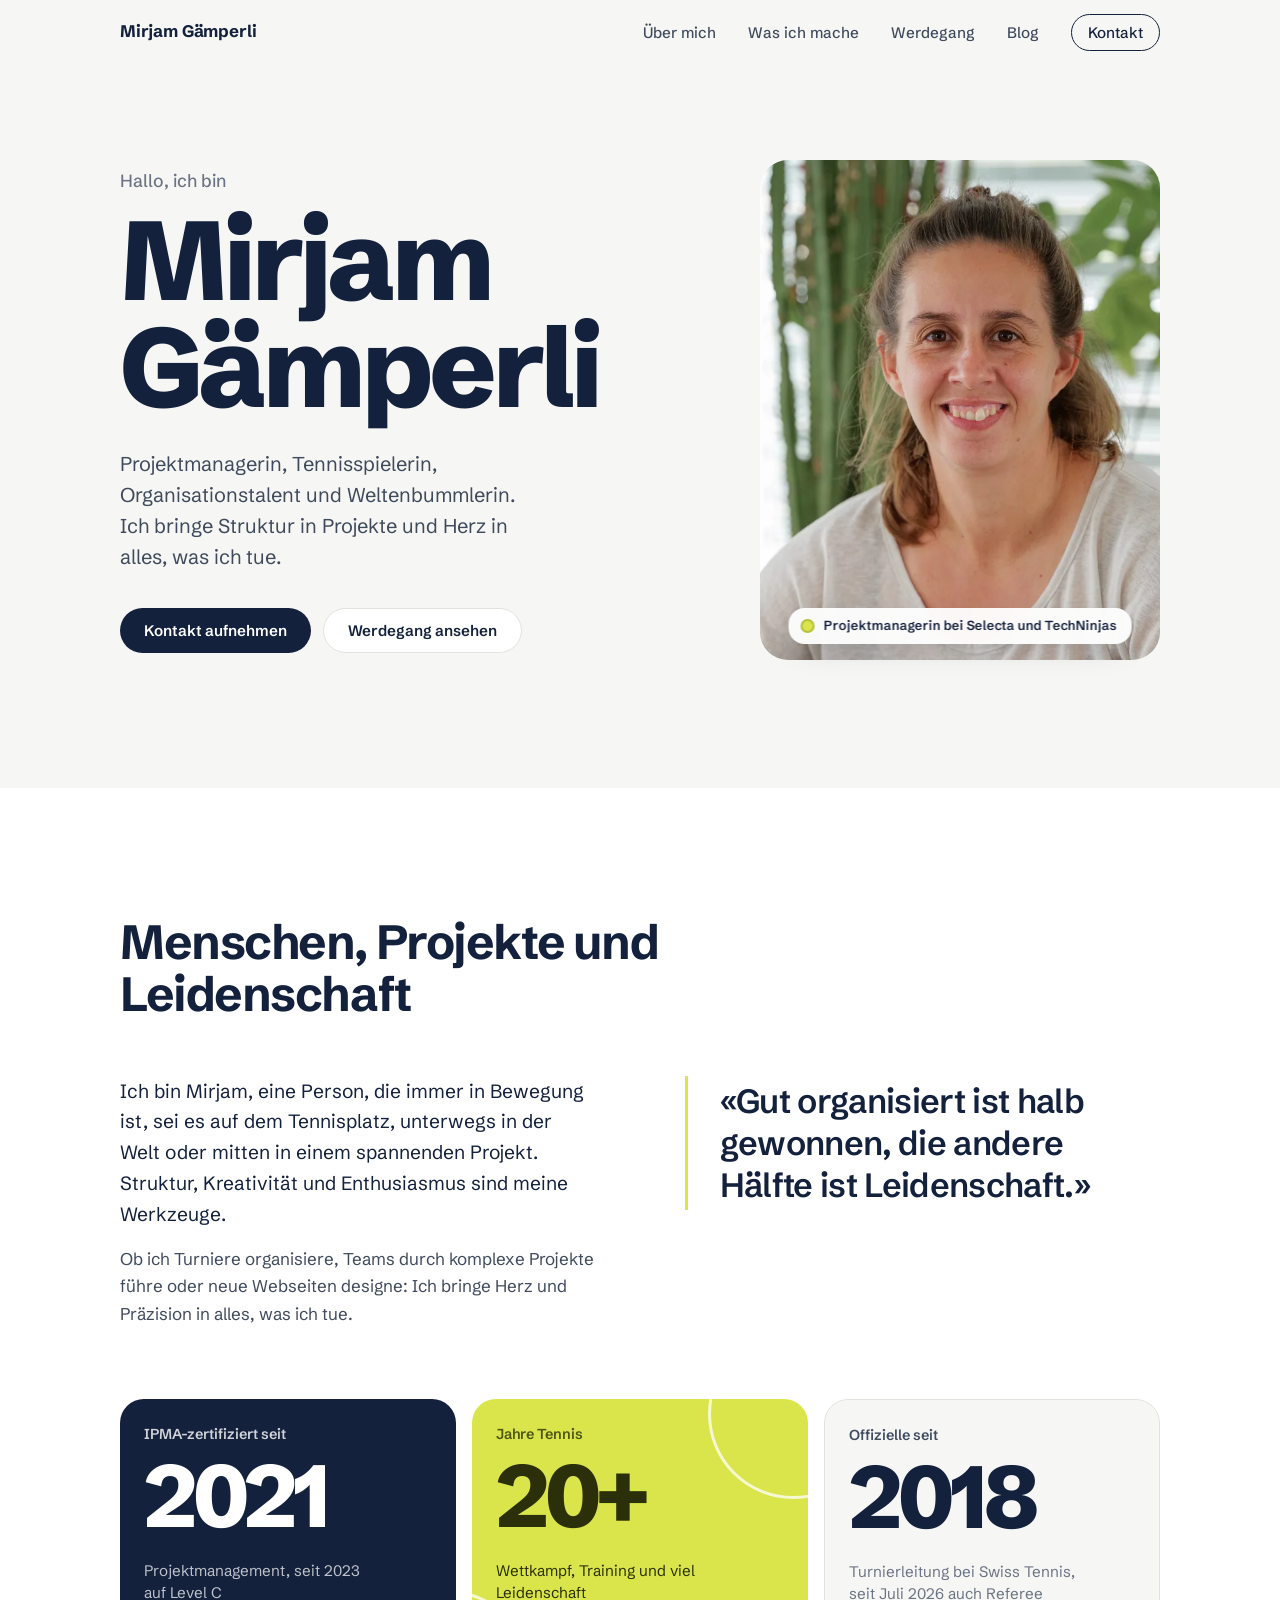
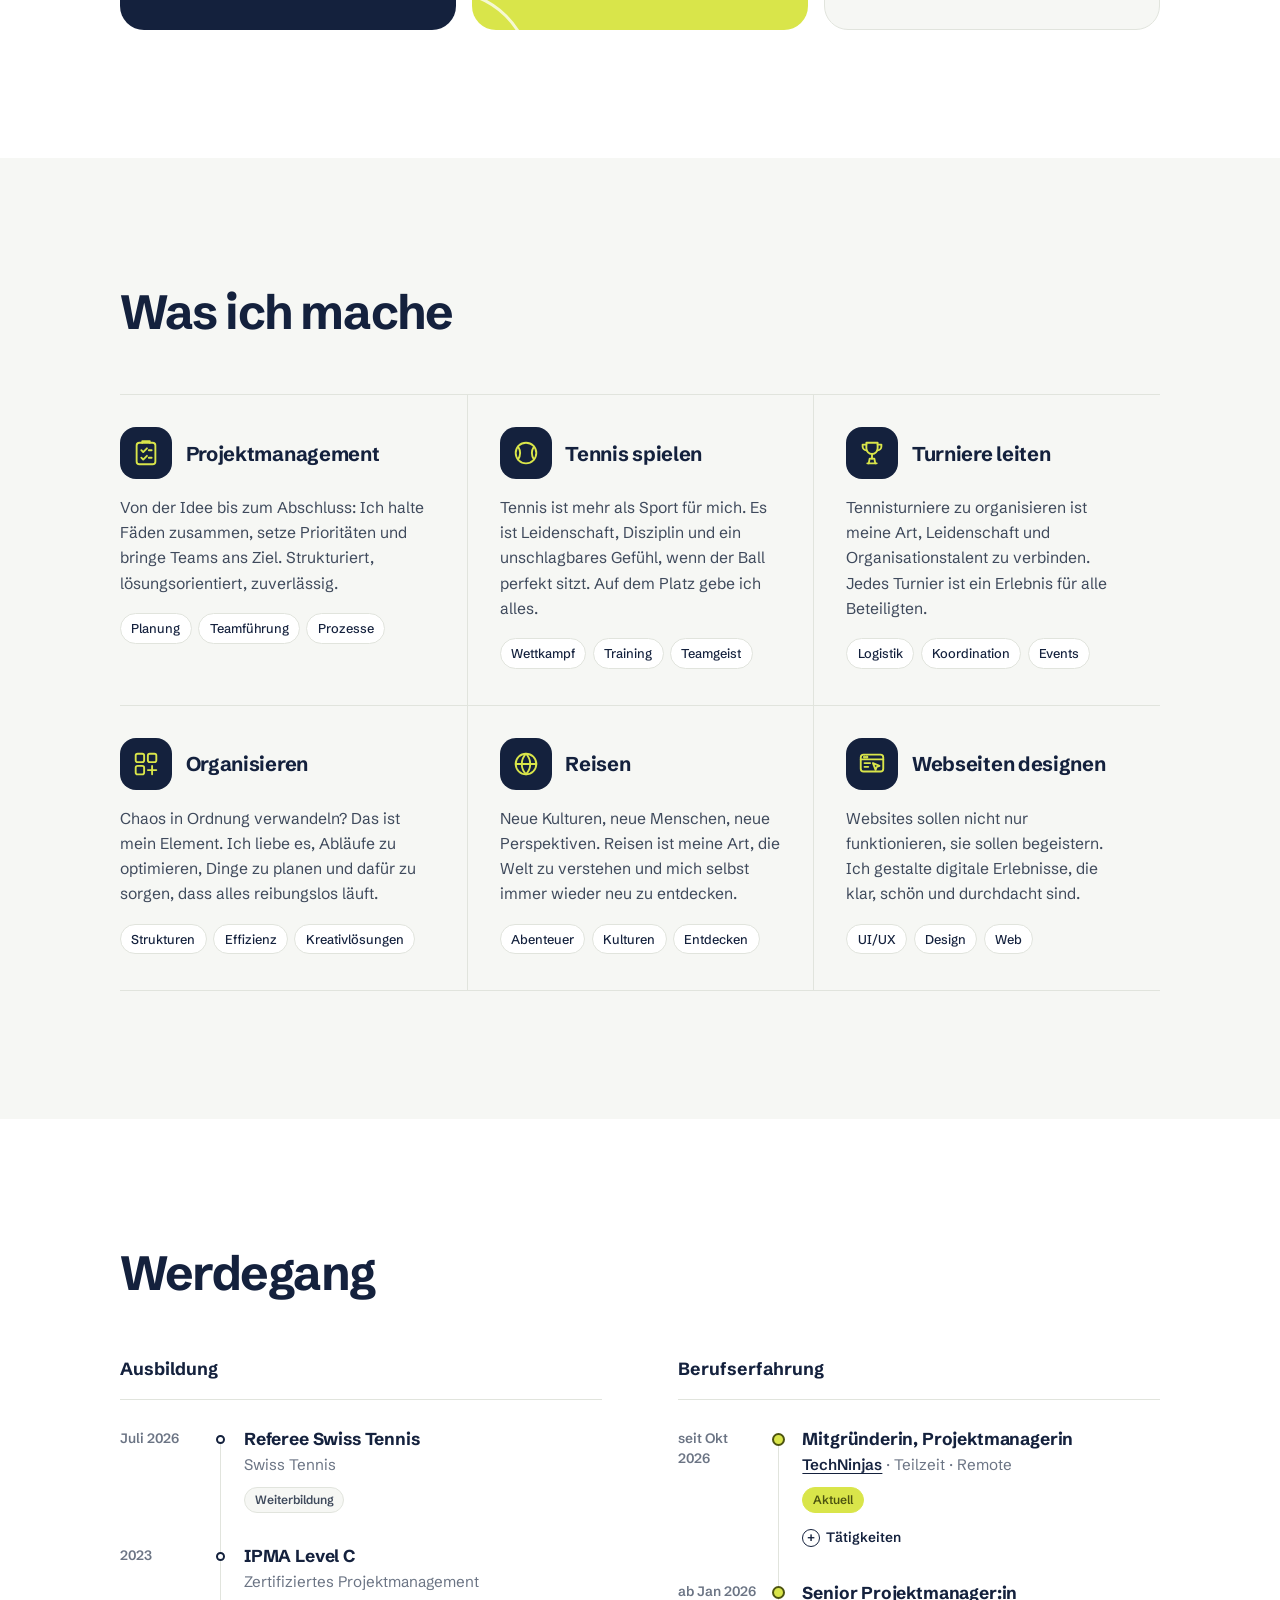
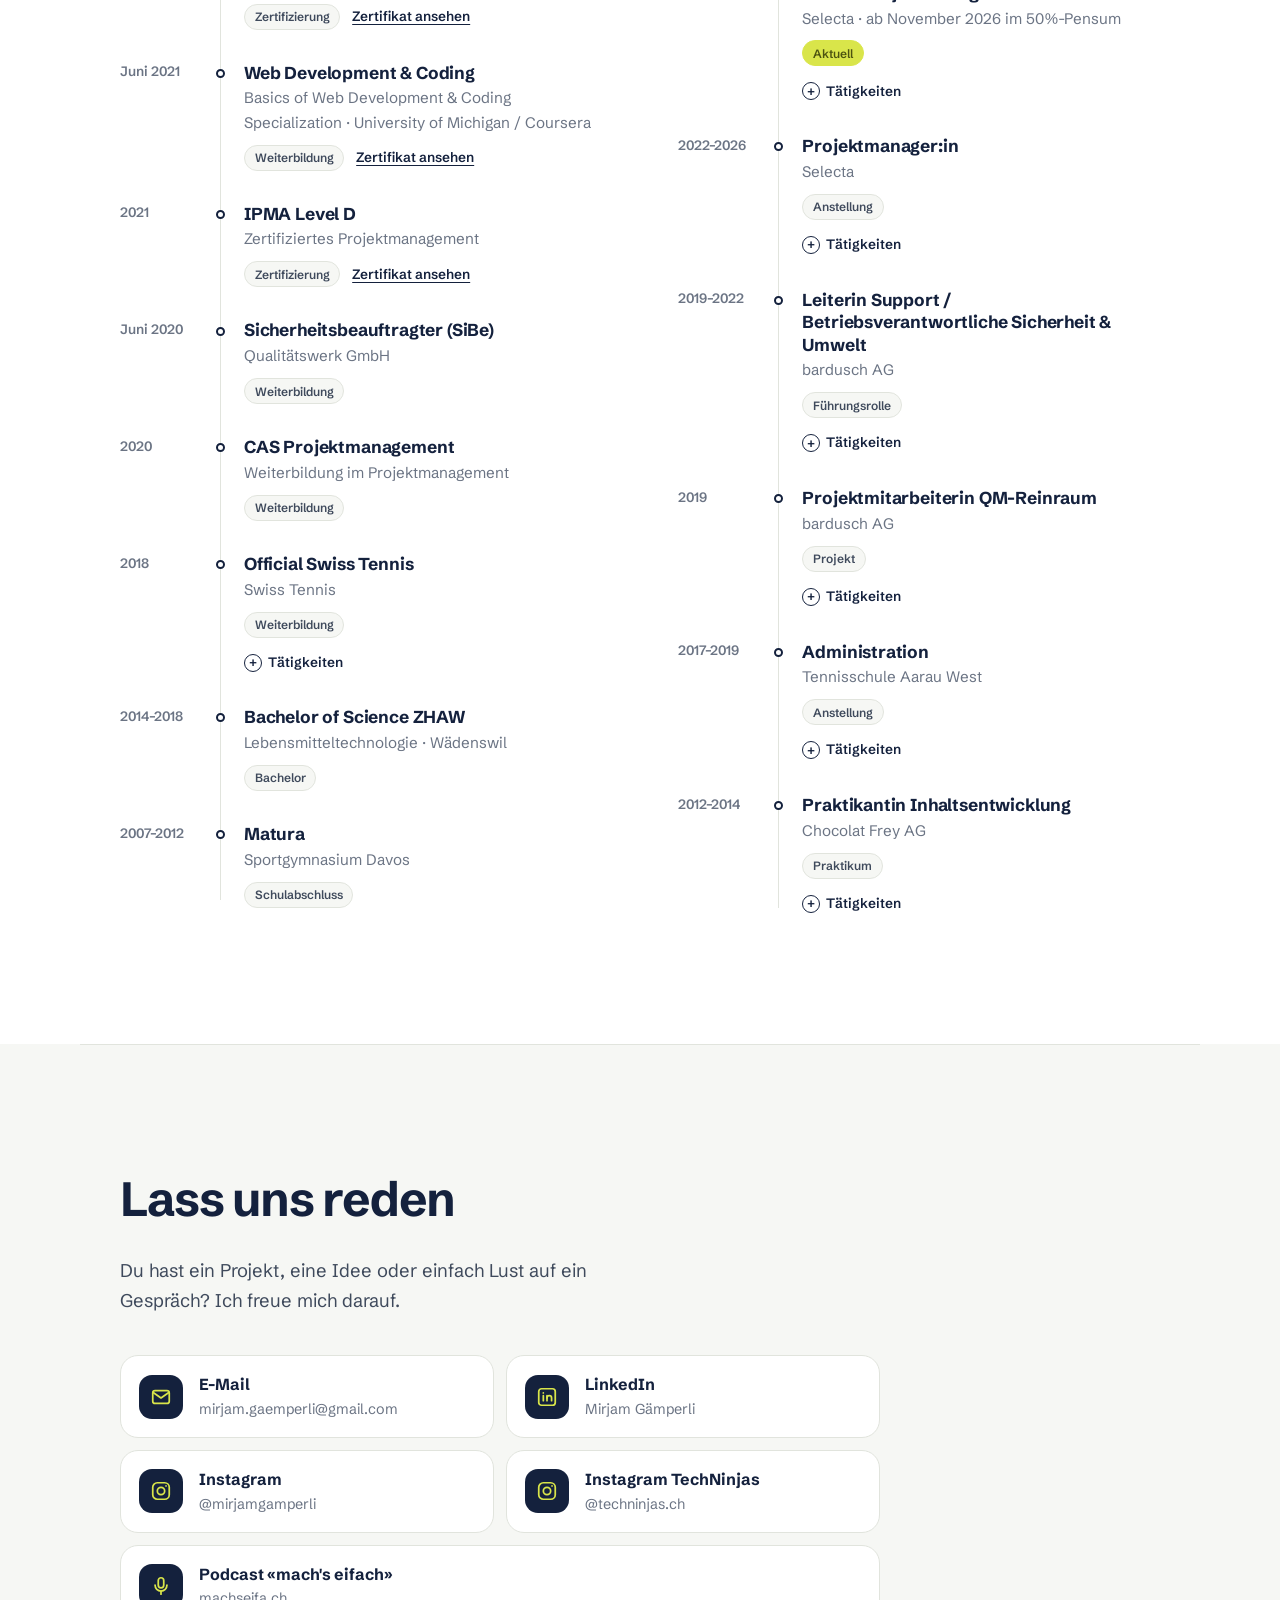
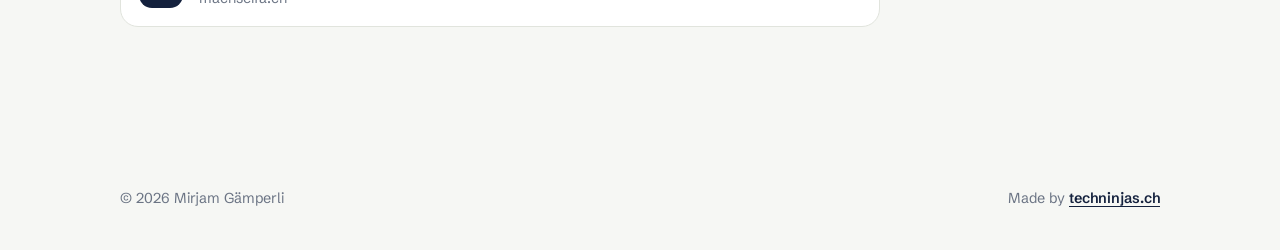
<file: index.html>
<!DOCTYPE html>
<html lang="de">
<head>
  <meta charset="UTF-8" />
  <meta name="viewport" content="width=device-width, initial-scale=1.0" />
  <title>Mirjam Gämperli</title>
  <meta name="description" content="Mirjam Gämperli, Projektmanagerin, Tennisspielerin, Organisationstalent und Weltenbummlerin." />
  <link rel="icon" href="/favicon.ico" sizes="any" />
  <link rel="icon" href="/favicon.svg" type="image/svg+xml" />
  <link rel="icon" href="/icon-192.png" type="image/png" sizes="192x192" />
  <link rel="apple-touch-icon" href="/apple-touch-icon.png" />
  <meta name="theme-color" content="#14213d" />
  <link rel="preconnect" href="https://fonts.googleapis.com" />
  <link rel="preconnect" href="https://fonts.gstatic.com" crossorigin />
  <link rel="stylesheet" href="https://fonts.googleapis.com/css2?family=Schibsted+Grotesk:wght@400;500;600;700;800&display=swap" />
  <link rel="stylesheet" href="style.css" />
</head>
<body>

  <a class="skip" href="#about">Zum Inhalt springen</a>

  <!-- Navigation -->
  <header class="nav" id="nav">
    <div class="nav-inner">
      <a class="nav-logo" href="#top" aria-label="Zum Seitenanfang">Mirjam Gämperli</a>
      <nav aria-label="Hauptnavigation">
        <ul class="nav-links" id="navLinks">
          <li><a href="#about">Über mich</a></li>
          <li><a href="#what-i-do">Was ich mache</a></li>
          <li><a href="#education">Werdegang</a></li>
          <li><a href="/blog/">Blog</a></li>
          <li><a href="#contact" class="nav-cta">Kontakt</a></li>
        </ul>
      </nav>
      <button class="nav-toggle" id="navToggle" aria-label="Menü öffnen" aria-expanded="false" aria-controls="navLinks">
        <span></span><span></span>
      </button>
    </div>
  </header>

  <main id="top">

    <!-- Hero -->
    <section class="hero">
      <div class="container hero-grid">
        <div class="hero-content">
          <p class="hero-hello">Hallo, ich bin</p>
          <h1 class="hero-name">Mirjam<br />Gämperli</h1>
          <p class="hero-tagline">Projektmanagerin, Tennisspielerin, Organisationstalent und Weltenbummlerin. Ich bringe Struktur in Projekte und Herz in alles, was ich tue.</p>
          <div class="hero-actions">
            <a href="#contact" class="btn btn-primary">Kontakt aufnehmen</a>
            <a href="#education" class="btn btn-ghost">Werdegang ansehen</a>
          </div>
        </div>
        <figure class="hero-photo-wrap">
          <picture>
            <source media="(max-width: 900px)" srcset="mirjam-portrait.webp" type="image/webp" />
            <source media="(max-width: 900px)" srcset="mirjam-portrait.jpg" />
            <source srcset="mirjam-portrait-hoch.webp" type="image/webp" />
            <img class="hero-photo" src="mirjam-portrait-hoch.jpg" alt="Porträt von Mirjam Gämperli am Laptop" width="800" height="1000" fetchpriority="high" />
          </picture>
          <figcaption class="hero-badge"><span class="ball" aria-hidden="true"></span>Projektmanagerin bei Selecta und TechNinjas</figcaption>
        </figure>
      </div>
    </section>

    <!-- About -->
    <section class="section about" id="about">
      <div class="container about-grid">
        <h2 class="section-title">Menschen, Projekte und Leidenschaft</h2>
        <div class="about-text">
          <p class="lead">Ich bin Mirjam, eine Person, die immer in Bewegung ist, sei es auf dem Tennisplatz, unterwegs in der Welt oder mitten in einem spannenden Projekt. Struktur, Kreativität und Enthusiasmus sind meine Werkzeuge.</p>
          <p>Ob ich Turniere organisiere, Teams durch komplexe Projekte führe oder neue Webseiten designe: Ich bringe Herz und Präzision in alles, was ich tue.</p>
        </div>
        <blockquote class="quote">
          <p>«Gut organisiert ist halb gewonnen, die andere Hälfte ist Leidenschaft.»</p>
        </blockquote>
        <dl class="facts">
          <div class="fact fact--ink"><dt><span class="fact-pre">IPMA-zertifiziert seit</span><span class="fact-num">2021</span></dt><dd>Projektmanagement, seit 2023 auf Level C</dd></div>
          <div class="fact fact--ball"><dt><span class="fact-pre">Jahre Tennis</span><span class="fact-num">20+</span></dt><dd>Wettkampf, Training und viel Leidenschaft</dd></div>
          <div class="fact fact--paper"><dt><span class="fact-pre">Offizielle seit</span><span class="fact-num">2018</span></dt><dd>Turnierleitung bei Swiss Tennis, seit Juli 2026 auch Referee</dd></div>
        </dl>
      </div>
    </section>

    <!-- What I Do -->
    <section class="section what-i-do" id="what-i-do">
      <div class="container">
        <h2 class="section-title">Was ich mache</h2>
        <ul class="world">
          <li class="world-item">
            <span class="world-icon"><svg class="icon" viewBox="0 0 32 32" fill="none" stroke="currentColor" stroke-width="1.75" stroke-linecap="round" stroke-linejoin="round" aria-hidden="true"><rect x="6" y="5" width="20" height="23" rx="3"/><path d="M12 5V3.5h8V5"/><path d="M11 13l2 2 4-4"/><path d="M19 13h3"/><path d="M11 21l2 2 4-4"/><path d="M19 21h3"/></svg></span>
            <h3>Projektmanagement</h3>
            <p>Von der Idee bis zum Abschluss: Ich halte Fäden zusammen, setze Prioritäten und bringe Teams ans Ziel. Strukturiert, lösungsorientiert, zuverlässig.</p>
            <ul class="tags"><li>Planung</li><li>Teamführung</li><li>Prozesse</li></ul>
          </li>
          <li class="world-item">
            <span class="world-icon"><svg class="icon" viewBox="0 0 32 32" fill="none" stroke="currentColor" stroke-width="1.75" stroke-linecap="round" stroke-linejoin="round" aria-hidden="true"><circle cx="16" cy="16" r="11"/><path d="M7.5 9a13 13 0 0 1 0 14"/><path d="M24.5 9a13 13 0 0 0 0 14"/></svg></span>
            <h3>Tennis spielen</h3>
            <p>Tennis ist mehr als Sport für mich. Es ist Leidenschaft, Disziplin und ein unschlagbares Gefühl, wenn der Ball perfekt sitzt. Auf dem Platz gebe ich alles.</p>
            <ul class="tags"><li>Wettkampf</li><li>Training</li><li>Teamgeist</li></ul>
          </li>
          <li class="world-item">
            <span class="world-icon"><svg class="icon" viewBox="0 0 32 32" fill="none" stroke="currentColor" stroke-width="1.75" stroke-linecap="round" stroke-linejoin="round" aria-hidden="true"><path d="M10 5h12v6a6 6 0 0 1-12 0V5z"/><path d="M10 7H6v2a4 4 0 0 0 4 4"/><path d="M22 7h4v2a4 4 0 0 1-4 4"/><path d="M16 17v5"/><path d="M11 27h10"/><path d="M12.5 27l1-5h5l1 5"/></svg></span>
            <h3>Turniere leiten</h3>
            <p>Tennisturniere zu organisieren ist meine Art, Leidenschaft und Organisationstalent zu verbinden. Jedes Turnier ist ein Erlebnis für alle Beteiligten.</p>
            <ul class="tags"><li>Logistik</li><li>Koordination</li><li>Events</li></ul>
          </li>
          <li class="world-item">
            <span class="world-icon"><svg class="icon" viewBox="0 0 32 32" fill="none" stroke="currentColor" stroke-width="1.75" stroke-linecap="round" stroke-linejoin="round" aria-hidden="true"><rect x="5" y="5" width="9" height="9" rx="2"/><rect x="18" y="5" width="9" height="9" rx="2"/><rect x="5" y="18" width="9" height="9" rx="2"/><path d="M22.5 18v9"/><path d="M18 22.5h9"/></svg></span>
            <h3>Organisieren</h3>
            <p>Chaos in Ordnung verwandeln? Das ist mein Element. Ich liebe es, Abläufe zu optimieren, Dinge zu planen und dafür zu sorgen, dass alles reibungslos läuft.</p>
            <ul class="tags"><li>Strukturen</li><li>Effizienz</li><li>Kreativlösungen</li></ul>
          </li>
          <li class="world-item">
            <span class="world-icon"><svg class="icon" viewBox="0 0 32 32" fill="none" stroke="currentColor" stroke-width="1.75" stroke-linecap="round" stroke-linejoin="round" aria-hidden="true"><circle cx="16" cy="16" r="11"/><path d="M5 16h22"/><path d="M16 5c3 3.2 4.5 6.8 4.5 11S19 23.8 16 27c-3-3.2-4.5-6.8-4.5-11S13 8.2 16 5z"/></svg></span>
            <h3>Reisen</h3>
            <p>Neue Kulturen, neue Menschen, neue Perspektiven. Reisen ist meine Art, die Welt zu verstehen und mich selbst immer wieder neu zu entdecken.</p>
            <ul class="tags"><li>Abenteuer</li><li>Kulturen</li><li>Entdecken</li></ul>
          </li>
          <li class="world-item">
            <span class="world-icon"><svg class="icon" viewBox="0 0 32 32" fill="none" stroke="currentColor" stroke-width="1.75" stroke-linecap="round" stroke-linejoin="round" aria-hidden="true"><rect x="4" y="6" width="24" height="18" rx="3"/><path d="M4 11h24"/><circle cx="8" cy="8.5" r=".6" fill="currentColor"/><circle cx="10.5" cy="8.5" r=".6" fill="currentColor"/><path d="M17 15l7 3-3 1.2-1.2 3z"/><path d="M8 15h6"/><path d="M8 19h4"/></svg></span>
            <h3>Webseiten designen</h3>
            <p>Websites sollen nicht nur funktionieren, sie sollen begeistern. Ich gestalte digitale Erlebnisse, die klar, schön und durchdacht sind.</p>
            <ul class="tags"><li>UI/UX</li><li>Design</li><li>Web</li></ul>
          </li>
        </ul>
      </div>
    </section>

    <!-- Education -->
    <section class="section education" id="education">
      <div class="container">
        <h2 class="section-title">Werdegang</h2>
        <div class="werdegang-grid">

        <!-- Ausbildung -->
        <div class="werdegang-col">
          <div class="werdegang-col-title">Ausbildung</div>
          <div class="timeline">

            <div class="timeline-item">
              <div class="timeline-year">Juli 2026</div>
              <div class="timeline-content">
                <h3>Referee Swiss Tennis</h3>
                <p>Swiss Tennis</p>
                <span class="timeline-badge">Weiterbildung</span>
              </div>
            </div>

            <div class="timeline-item">
              <div class="timeline-year">2023</div>
              <div class="timeline-content">
                <h3>IPMA Level C</h3>
                <p>Zertifiziertes Projektmanagement</p>
                <span class="timeline-badge">Zertifizierung</span>
                <a href="Zertifikat - Level C - DE.pdf" target="_blank" rel="noopener noreferrer" class="cert-link">Zertifikat ansehen</a>
              </div>
            </div>

            <div class="timeline-item">
              <div class="timeline-year">Juni 2021</div>
              <div class="timeline-content">
                <h3>Web Development &amp; Coding</h3>
                <p>Basics of Web Development &amp; Coding Specialization · University of Michigan / Coursera</p>
                <span class="timeline-badge">Weiterbildung</span>
                <a href="https://coursera.org/share/b0f5d3e83476382fbf47c0f95b880fcf" target="_blank" rel="noopener noreferrer" class="cert-link">Zertifikat ansehen</a>
              </div>
            </div>

            <div class="timeline-item">
              <div class="timeline-year">2021</div>
              <div class="timeline-content">
                <h3>IPMA Level D</h3>
                <p>Zertifiziertes Projektmanagement</p>
                <span class="timeline-badge">Zertifizierung</span>
                <a href="Zertifikat - Level D - DE.pdf" target="_blank" rel="noopener noreferrer" class="cert-link">Zertifikat ansehen</a>
              </div>
            </div>

            <div class="timeline-item">
              <div class="timeline-year">Juni 2020</div>
              <div class="timeline-content">
                <h3>Sicherheitsbeauftragter (SiBe)</h3>
                <p>Qualitätswerk GmbH</p>
                <span class="timeline-badge">Weiterbildung</span>
              </div>
            </div>

            <div class="timeline-item">
              <div class="timeline-year">2020</div>
              <div class="timeline-content">
                <h3>CAS Projektmanagement</h3>
                <p>Weiterbildung im Projektmanagement</p>
                <span class="timeline-badge">Weiterbildung</span>
              </div>
            </div>

            <div class="timeline-item">
              <div class="timeline-year">2018</div>
              <div class="timeline-content">
                <h3>Official Swiss Tennis</h3>
                <p>Swiss Tennis</p>
                <span class="timeline-badge">Weiterbildung</span>
                <details class="timeline-details">
                  <summary>Tätigkeiten</summary>
                  <p>Lizenzierte Offizielle bei Swiss Tennis mit jährlicher Leitung mehrerer Tennisturniere, von der Planung und Ausschreibung bis zur Durchführung und Nachbereitung.</p>
                </details>
              </div>
            </div>

            <div class="timeline-item">
              <div class="timeline-year">2014–2018</div>
              <div class="timeline-content">
                <h3>Bachelor of Science ZHAW</h3>
                <p>Lebensmitteltechnologie · Wädenswil</p>
                <span class="timeline-badge">Bachelor</span>
              </div>
            </div>

            <div class="timeline-item">
              <div class="timeline-year">2007–2012</div>
              <div class="timeline-content">
                <h3>Matura</h3>
                <p>Sportgymnasium Davos</p>
                <span class="timeline-badge">Schulabschluss</span>
              </div>
            </div>

          </div>
        </div>

        <!-- Berufserfahrung -->
        <div class="werdegang-col">
          <div class="werdegang-col-title">Berufserfahrung</div>
          <div class="timeline">

            <div class="timeline-item">
              <div class="timeline-year">seit Okt 2026</div>
              <div class="timeline-content">
                <h3>Mitgründerin, Projektmanagerin</h3>
                <p><a href="https://techninjas.ch" target="_blank" rel="noopener noreferrer">TechNinjas</a> · Teilzeit · Remote</p>
                <span class="timeline-badge timeline-badge--current">Aktuell</span>
                <details class="timeline-details">
                  <summary>Tätigkeiten</summary>
                  <p>Gemeinsam mit Patrick unterstütze ich KMU in der ganzen Schweiz bei Websites und Automatisierungen. Mein Fokus: Prozesse verstehen, Lösungen pragmatisch umsetzen und Projekte sauber ans Ziel bringen. Co-Host des Podcasts «mach's eifach».</p>
                </details>
              </div>
            </div>

            <div class="timeline-item">
              <div class="timeline-year">ab Jan 2026</div>
              <div class="timeline-content">
                <h3>Senior Projektmanager:in</h3>
                <p>Selecta · ab November 2026 im 50%-Pensum</p>
                <span class="timeline-badge timeline-badge--current">Aktuell</span>
                <details class="timeline-details">
                  <summary>Tätigkeiten</summary>
                  <p>Leitung und Steuerung komplexer Projekte mit Fokus auf Projektmanagement und -koordination in einem internationalen Unternehmensumfeld.</p>
                </details>
              </div>
            </div>

            <div class="timeline-item">
              <div class="timeline-year">2022–2026</div>
              <div class="timeline-content">
                <h3>Projektmanager:in</h3>
                <p>Selecta</p>
                <span class="timeline-badge">Anstellung</span>
                <details class="timeline-details">
                  <summary>Tätigkeiten</summary>
                  <p>Eigenverantwortliche Planung, Koordination und Umsetzung von Projekten sowie enge Zusammenarbeit mit internen und externen Stakeholdern.</p>
                </details>
              </div>
            </div>

            <div class="timeline-item">
              <div class="timeline-year">2019–2022</div>
              <div class="timeline-content">
                <h3>Leiterin Support / Betriebsverantwortliche Sicherheit &amp; Umwelt</h3>
                <p>bardusch AG</p>
                <span class="timeline-badge">Führungsrolle</span>
                <details class="timeline-details">
                  <summary>Tätigkeiten</summary>
                  <p>Führung des Support-Teams sowie Übernahme der betrieblichen Verantwortung für die Bereiche Sicherheit und Umwelt am Standort Basel.</p>
                </details>
              </div>
            </div>

            <div class="timeline-item">
              <div class="timeline-year">2019</div>
              <div class="timeline-content">
                <h3>Projektmitarbeiterin QM-Reinraum</h3>
                <p>bardusch AG</p>
                <span class="timeline-badge">Projekt</span>
                <details class="timeline-details">
                  <summary>Tätigkeiten</summary>
                  <p>Mitarbeit im Qualitätsmanagement mit Fokus auf Reinraumprozesse und Qualitätssicherung.</p>
                </details>
              </div>
            </div>

            <div class="timeline-item">
              <div class="timeline-year">2017–2019</div>
              <div class="timeline-content">
                <h3>Administration</h3>
                <p>Tennisschule Aarau West</p>
                <span class="timeline-badge">Anstellung</span>
                <details class="timeline-details">
                  <summary>Tätigkeiten</summary>
                  <p>Koordination des Tagesbetriebs, Kundenkommunikation, Abrechnung sowie Mitarbeit bei der Organisation internationaler Tennisturniere und der Pflege der Firmenwebsite.</p>
                </details>
              </div>
            </div>

            <div class="timeline-item">
              <div class="timeline-year">2012–2014</div>
              <div class="timeline-content">
                <h3>Praktikantin Inhaltsentwicklung</h3>
                <p>Chocolat Frey AG</p>
                <span class="timeline-badge">Praktikum</span>
                <details class="timeline-details">
                  <summary>Tätigkeiten</summary>
                  <p>Mitarbeit bei der Entwicklung neuer Produkte und Einblick in die Produktionsprozesse der Confiserie-Industrie.</p>
                </details>
              </div>
            </div>

          </div>
        </div>

      </div>
      </div>
    </section>

    <!-- Contact -->
    <section class="section contact" id="contact">
      <div class="container contact-inner">
        <h2 class="section-title">Lass uns reden</h2>
        <p class="contact-text">Du hast ein Projekt, eine Idee oder einfach Lust auf ein Gespräch? Ich freue mich darauf.</p>
        <ul class="contact-links">
          <li><a href="mailto:mirjam.gaemperli@gmail.com">
            <span class="contact-icon"><svg viewBox="0 0 24 24" fill="none" stroke="currentColor" stroke-width="1.9" stroke-linecap="round" stroke-linejoin="round" aria-hidden="true"><rect x="3" y="5" width="18" height="14" rx="2.5"/><path d="M3.5 7l8.5 6 8.5-6"/></svg></span>
            <span class="contact-label"><strong>E-Mail</strong><span>mirjam.gaemperli@gmail.com</span></span>
          </a></li>
          <li><a href="https://www.linkedin.com/in/mirjam-g%C3%A4mperli/" target="_blank" rel="noopener noreferrer">
            <span class="contact-icon"><svg viewBox="0 0 24 24" fill="none" stroke="currentColor" stroke-width="1.9" stroke-linecap="round" stroke-linejoin="round" aria-hidden="true"><rect x="3" y="3" width="18" height="18" rx="3"/><path d="M8 10.5V16"/><path d="M8 7.5v.01"/><path d="M12 16v-5.5"/><path d="M12 13a2.5 2.5 0 0 1 5 0v3"/></svg></span>
            <span class="contact-label"><strong>LinkedIn</strong><span>Mirjam Gämperli</span></span>
          </a></li>
          <li><a href="https://www.instagram.com/mirjamgamperli/" target="_blank" rel="noopener noreferrer">
            <span class="contact-icon"><svg viewBox="0 0 24 24" fill="none" stroke="currentColor" stroke-width="1.9" stroke-linecap="round" stroke-linejoin="round" aria-hidden="true"><rect x="3" y="3" width="18" height="18" rx="5"/><circle cx="12" cy="12" r="4"/><path d="M17.5 6.5v.01"/></svg></span>
            <span class="contact-label"><strong>Instagram</strong><span>@mirjamgamperli</span></span>
          </a></li>
          <li><a href="https://www.instagram.com/techninjas.ch/" target="_blank" rel="noopener noreferrer">
            <span class="contact-icon"><svg viewBox="0 0 24 24" fill="none" stroke="currentColor" stroke-width="1.9" stroke-linecap="round" stroke-linejoin="round" aria-hidden="true"><rect x="3" y="3" width="18" height="18" rx="5"/><circle cx="12" cy="12" r="4"/><path d="M17.5 6.5v.01"/></svg></span>
            <span class="contact-label"><strong>Instagram TechNinjas</strong><span>@techninjas.ch</span></span>
          </a></li>
          <li><a href="https://machseifa.ch" target="_blank" rel="noopener noreferrer">
            <span class="contact-icon"><svg viewBox="0 0 24 24" fill="none" stroke="currentColor" stroke-width="1.9" stroke-linecap="round" stroke-linejoin="round" aria-hidden="true"><rect x="9" y="3" width="6" height="11" rx="3"/><path d="M5.5 11a6.5 6.5 0 0 0 13 0"/><path d="M12 17.5V21"/></svg></span>
            <span class="contact-label"><strong>Podcast «mach's eifach»</strong><span>machseifa.ch</span></span>
          </a></li>
        </ul>
      </div>
    </section>

  </main>

  <footer class="footer">
    <div class="container footer-inner">
      <span>© 2026 Mirjam Gämperli</span>
      <span>Made by <a href="https://techninjas.ch" target="_blank" rel="noopener noreferrer">techninjas.ch</a></span>
    </div>
  </footer>

  <script src="script.js"></script>
</body>
</html>
</file>
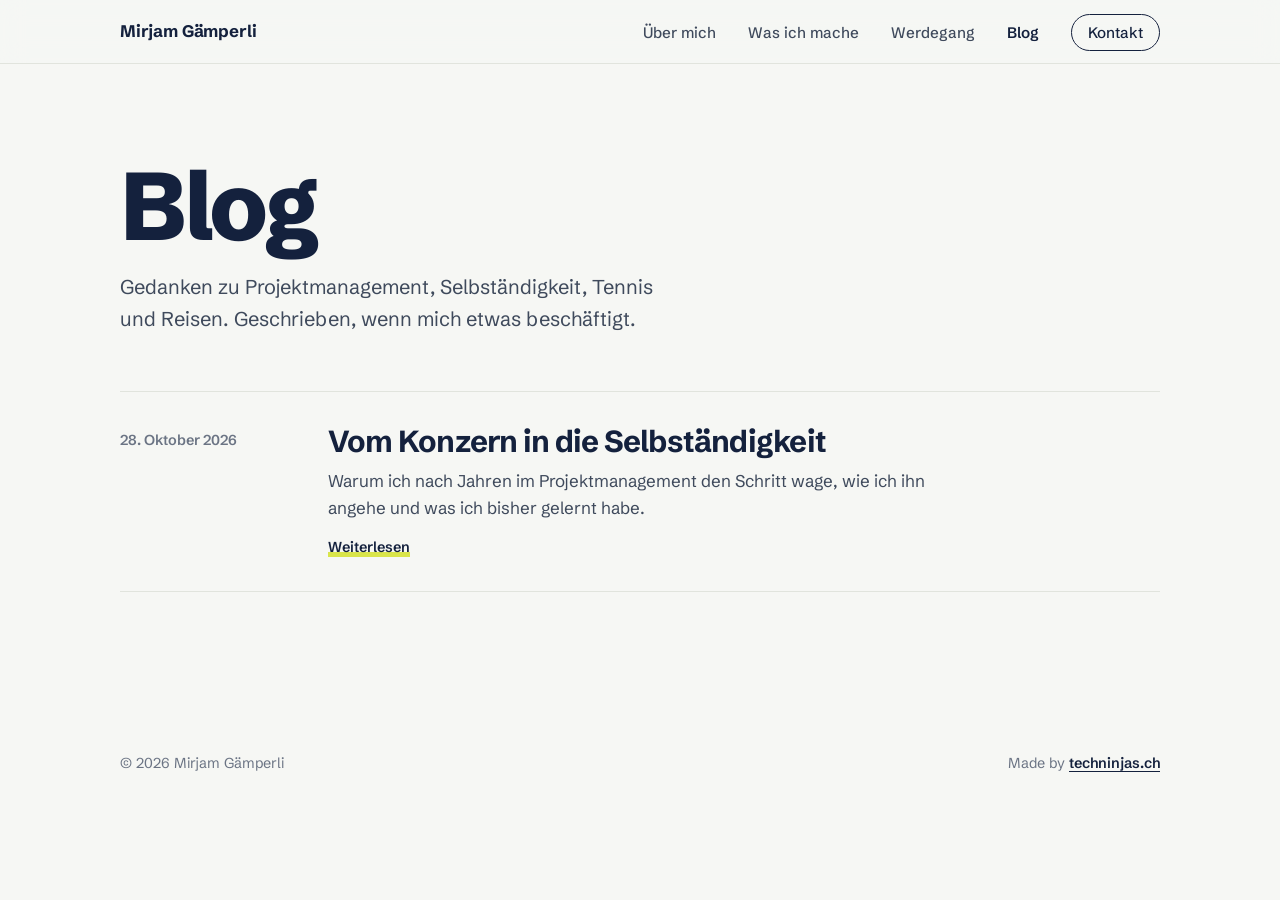
<file: blog/index.html>
<!DOCTYPE html>
<html lang="de">
<head>
  <meta charset="UTF-8" />
  <meta name="viewport" content="width=device-width, initial-scale=1.0" />
  <title>Blog · Mirjam Gämperli</title>
  <meta name="description" content="Gedanken von Mirjam Gämperli zu Projektmanagement, Selbständigkeit, Tennis und Reisen." />
  <link rel="icon" href="/favicon.ico" sizes="any" />
  <link rel="icon" href="/favicon.svg" type="image/svg+xml" />
  <link rel="icon" href="/icon-192.png" type="image/png" sizes="192x192" />
  <link rel="apple-touch-icon" href="/apple-touch-icon.png" />
  <meta name="theme-color" content="#14213d" />
  <link rel="preconnect" href="https://fonts.googleapis.com" />
  <link rel="preconnect" href="https://fonts.gstatic.com" crossorigin />
  <link rel="stylesheet" href="https://fonts.googleapis.com/css2?family=Schibsted+Grotesk:wght@400;500;600;700;800&display=swap" />
  <link rel="stylesheet" href="/style.css" />
</head>
<body class="page-blog">

  <a class="skip" href="#inhalt">Zum Inhalt springen</a>

  <header class="nav" id="nav">
    <div class="nav-inner">
      <a class="nav-logo" href="/">Mirjam Gämperli</a>
      <nav aria-label="Hauptnavigation">
        <ul class="nav-links" id="navLinks">
          <li><a href="/#about">Über mich</a></li>
          <li><a href="/#what-i-do">Was ich mache</a></li>
          <li><a href="/#education">Werdegang</a></li>
          <li><a href="/blog/" aria-current="page">Blog</a></li>
          <li><a href="/#contact" class="nav-cta">Kontakt</a></li>
        </ul>
      </nav>
      <button class="nav-toggle" id="navToggle" aria-label="Menü öffnen" aria-expanded="false" aria-controls="navLinks">
        <span></span><span></span>
      </button>
    </div>
  </header>

  <main id="inhalt">
    <section class="blog-head">
      <div class="container">
        <h1 class="blog-title">Blog</h1>
        <p class="blog-intro">Gedanken zu Projektmanagement, Selbständigkeit, Tennis und Reisen. Geschrieben, wenn mich etwas beschäftigt.</p>
      </div>
    </section>

    <section class="blog-list-wrap">
      <div class="container">
        <!-- Neue Beiträge zuoberst einfügen. Vorlage für einen Eintrag:
        <article class="post-card">
          <a href="/blog/dateiname.html">
            <time datetime="2026-11-01">1. November 2026</time>
            <h2>Titel des Beitrags</h2>
            <p>Ein bis zwei Sätze, worum es geht.</p>
            <span class="post-more">Weiterlesen</span>
          </a>
        </article>
        -->
        <div class="post-list">
          <article class="post-card">
            <a href="/blog/schritt-in-die-selbstaendigkeit.html">
              <time datetime="2026-10-28">28. Oktober 2026</time>
              <h2>Vom Konzern in die Selbständigkeit</h2>
              <p>Warum ich nach Jahren im Projektmanagement den Schritt wage, wie ich ihn angehe und was ich bisher gelernt habe.</p>
              <span class="post-more">Weiterlesen</span>
            </a>
          </article>
        </div>
      </div>
    </section>
  </main>

  <footer class="footer">
    <div class="container footer-inner">
      <span>© 2026 Mirjam Gämperli</span>
      <span>Made by <a href="https://techninjas.ch" target="_blank" rel="noopener noreferrer">techninjas.ch</a></span>
    </div>
  </footer>

  <script src="/script.js"></script>
</body>
</html>
</file>
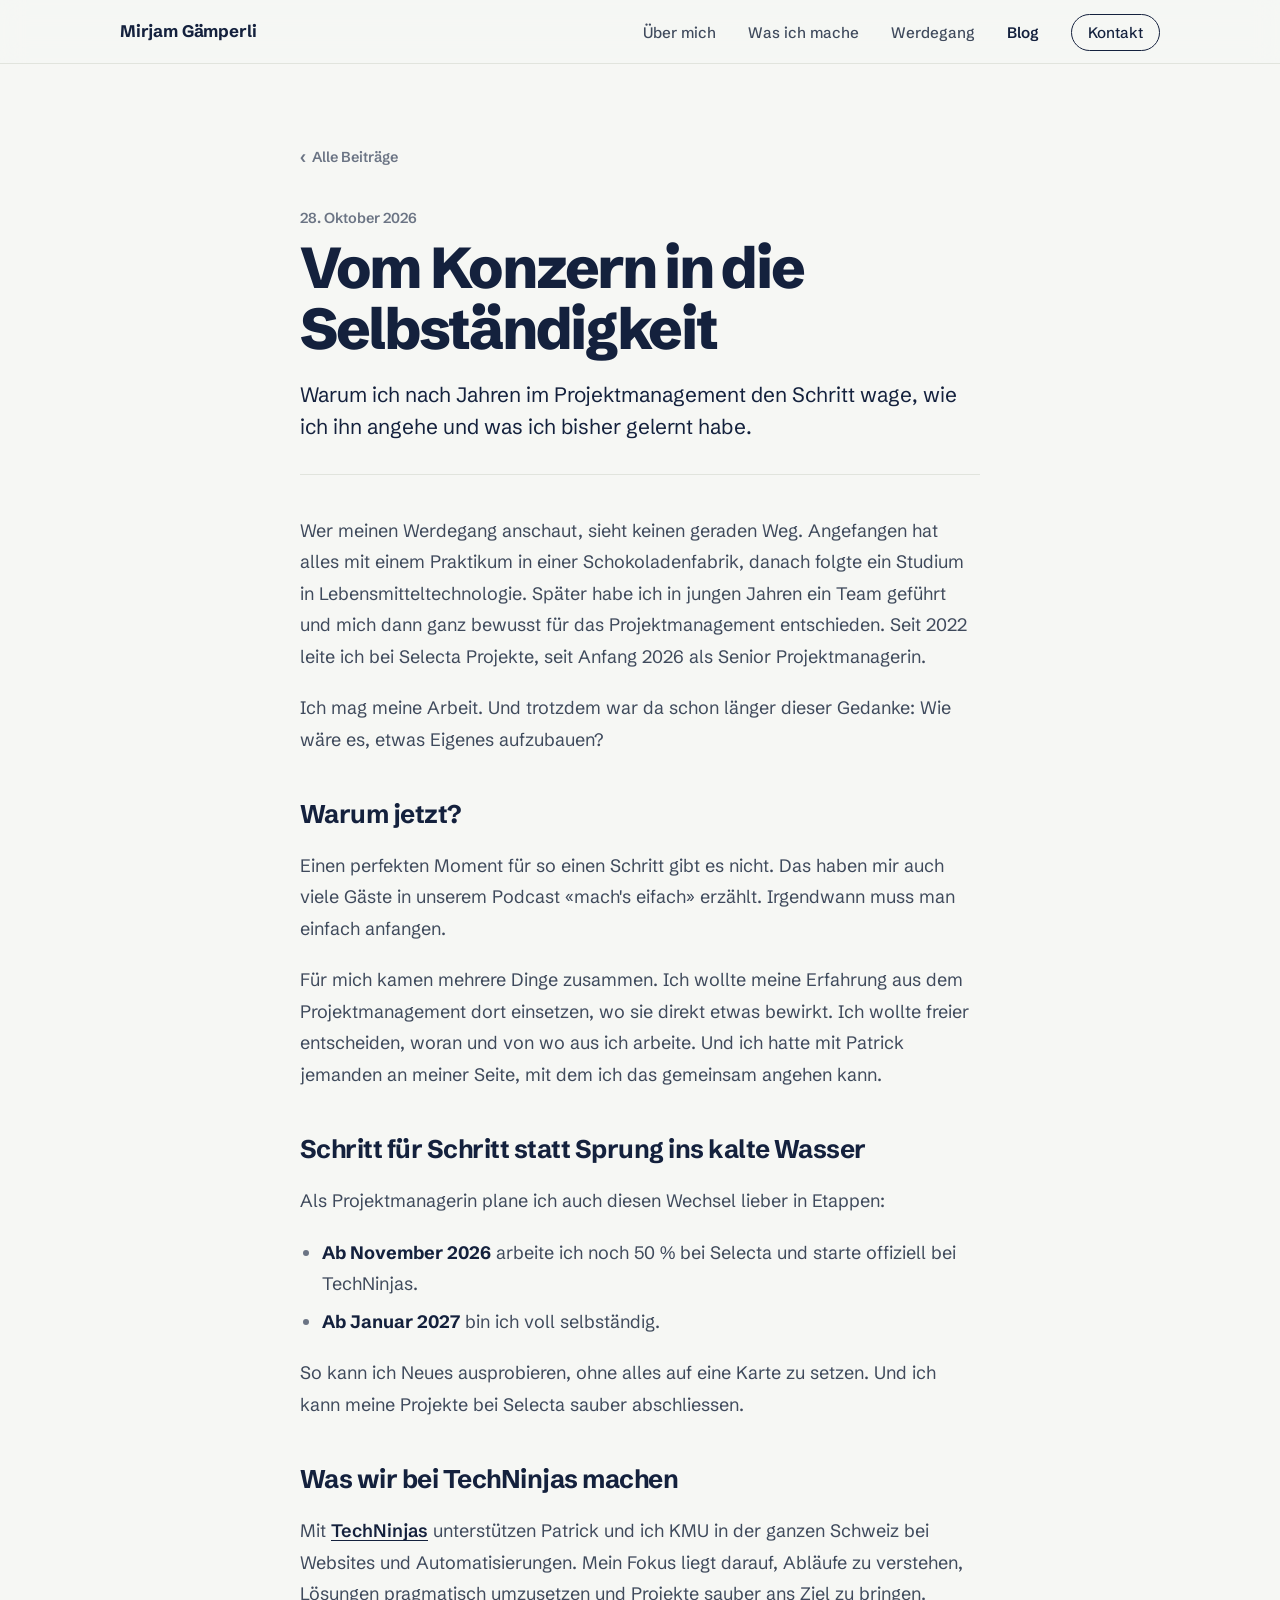
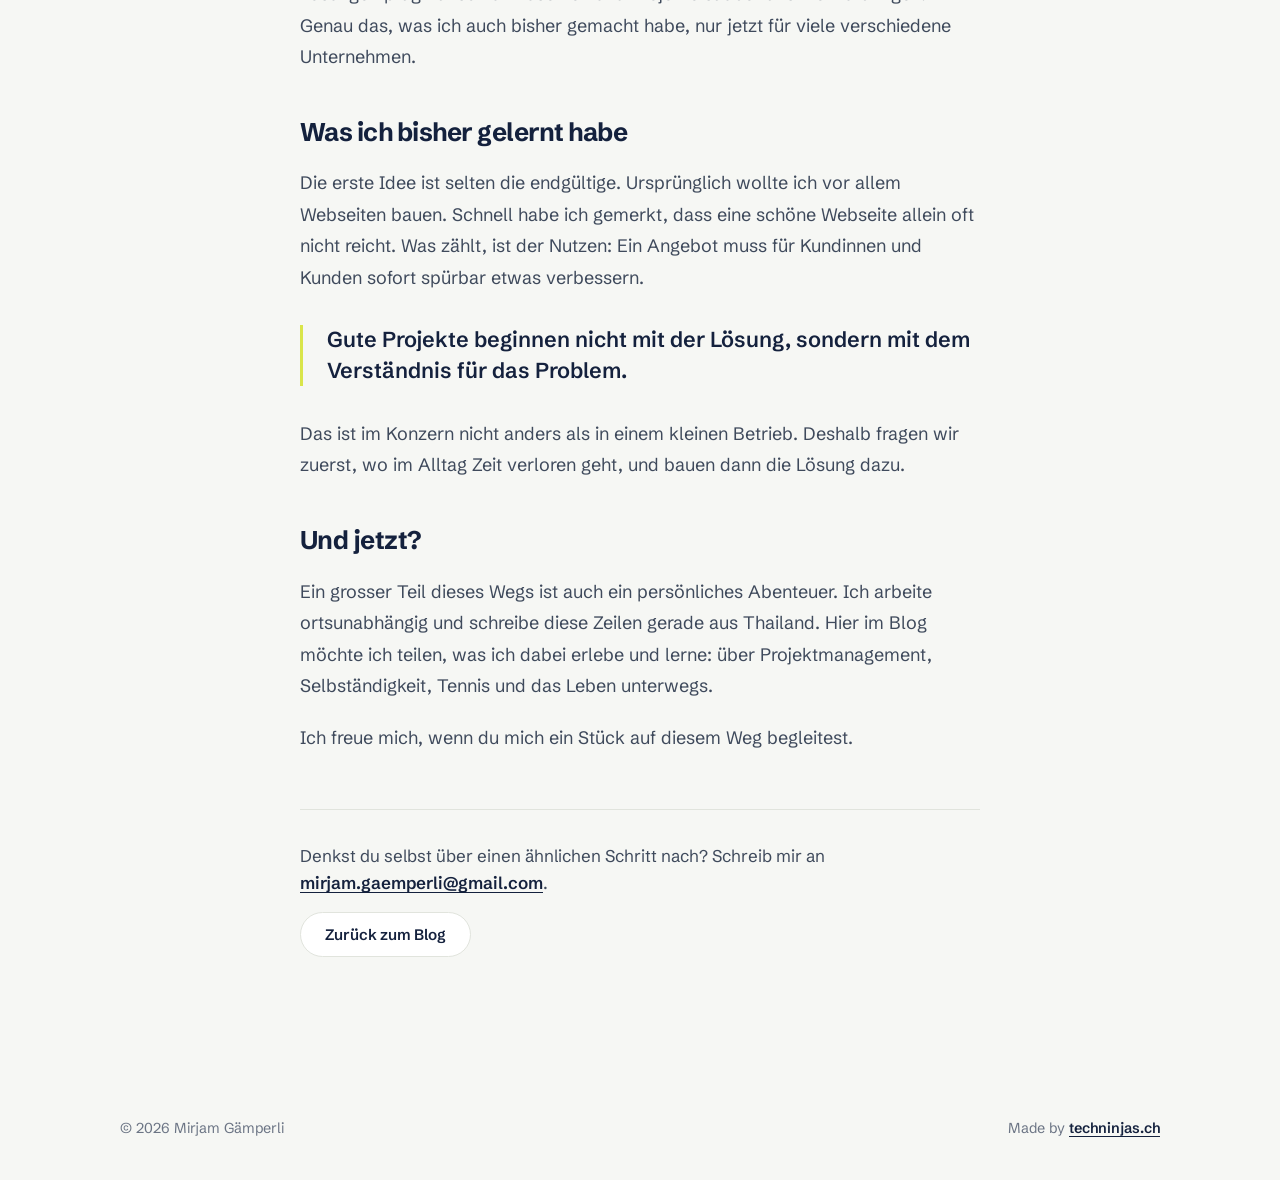
<file: blog/schritt-in-die-selbstaendigkeit.html>
<!DOCTYPE html>
<html lang="de">
<head>
  <meta charset="UTF-8" />
  <meta name="viewport" content="width=device-width, initial-scale=1.0" />
  <title>Vom Konzern in die Selbständigkeit · Mirjam Gämperli</title>
  <meta name="description" content="Warum ich nach Jahren im Projektmanagement den Schritt in die Selbständigkeit wage, wie ich ihn angehe und was ich bisher gelernt habe." />
  <link rel="icon" href="/favicon.ico" sizes="any" />
  <link rel="icon" href="/favicon.svg" type="image/svg+xml" />
  <link rel="icon" href="/icon-192.png" type="image/png" sizes="192x192" />
  <link rel="apple-touch-icon" href="/apple-touch-icon.png" />
  <meta name="theme-color" content="#14213d" />
  <link rel="preconnect" href="https://fonts.googleapis.com" />
  <link rel="preconnect" href="https://fonts.gstatic.com" crossorigin />
  <link rel="stylesheet" href="https://fonts.googleapis.com/css2?family=Schibsted+Grotesk:wght@400;500;600;700;800&display=swap" />
  <link rel="stylesheet" href="/style.css" />
</head>
<body class="page-blog">

  <a class="skip" href="#inhalt">Zum Inhalt springen</a>

  <header class="nav" id="nav">
    <div class="nav-inner">
      <a class="nav-logo" href="/">Mirjam Gämperli</a>
      <nav aria-label="Hauptnavigation">
        <ul class="nav-links" id="navLinks">
          <li><a href="/#about">Über mich</a></li>
          <li><a href="/#what-i-do">Was ich mache</a></li>
          <li><a href="/#education">Werdegang</a></li>
          <li><a href="/blog/" aria-current="page">Blog</a></li>
          <li><a href="/#contact" class="nav-cta">Kontakt</a></li>
        </ul>
      </nav>
      <button class="nav-toggle" id="navToggle" aria-label="Menü öffnen" aria-expanded="false" aria-controls="navLinks">
        <span></span><span></span>
      </button>
    </div>
  </header>

  <main id="inhalt">
    <article class="post">
      <div class="container post-container">
        <a class="post-back" href="/blog/">Alle Beiträge</a>
        <header class="post-header">
          <time datetime="2026-10-28">28. Oktober 2026</time>
          <h1>Vom Konzern in die Selbständigkeit</h1>
          <p class="post-lead">Warum ich nach Jahren im Projektmanagement den Schritt wage, wie ich ihn angehe und was ich bisher gelernt habe.</p>
        </header>

        <div class="post-body">
          <p>Wer meinen Werdegang anschaut, sieht keinen geraden Weg. Angefangen hat alles mit einem Praktikum in einer Schokoladenfabrik, danach folgte ein Studium in Lebensmitteltechnologie. Später habe ich in jungen Jahren ein Team geführt und mich dann ganz bewusst für das Projektmanagement entschieden. Seit 2022 leite ich bei Selecta Projekte, seit Anfang 2026 als Senior Projektmanagerin.</p>

          <p>Ich mag meine Arbeit. Und trotzdem war da schon länger dieser Gedanke: Wie wäre es, etwas Eigenes aufzubauen?</p>

          <h2>Warum jetzt?</h2>
          <p>Einen perfekten Moment für so einen Schritt gibt es nicht. Das haben mir auch viele Gäste in unserem Podcast «mach's eifach» erzählt. Irgendwann muss man einfach anfangen.</p>
          <p>Für mich kamen mehrere Dinge zusammen. Ich wollte meine Erfahrung aus dem Projektmanagement dort einsetzen, wo sie direkt etwas bewirkt. Ich wollte freier entscheiden, woran und von wo aus ich arbeite. Und ich hatte mit Patrick jemanden an meiner Seite, mit dem ich das gemeinsam angehen kann.</p>

          <h2>Schritt für Schritt statt Sprung ins kalte Wasser</h2>
          <p>Als Projektmanagerin plane ich auch diesen Wechsel lieber in Etappen:</p>
          <ul>
            <li><strong>Ab November 2026</strong> arbeite ich noch 50 % bei Selecta und starte offiziell bei TechNinjas.</li>
            <li><strong>Ab Januar 2027</strong> bin ich voll selbständig.</li>
          </ul>
          <p>So kann ich Neues ausprobieren, ohne alles auf eine Karte zu setzen. Und ich kann meine Projekte bei Selecta sauber abschliessen.</p>

          <h2>Was wir bei TechNinjas machen</h2>
          <p>Mit <a href="https://techninjas.ch" target="_blank" rel="noopener noreferrer">TechNinjas</a> unterstützen Patrick und ich KMU in der ganzen Schweiz bei Websites und Automatisierungen. Mein Fokus liegt darauf, Abläufe zu verstehen, Lösungen pragmatisch umzusetzen und Projekte sauber ans Ziel zu bringen. Genau das, was ich auch bisher gemacht habe, nur jetzt für viele verschiedene Unternehmen.</p>

          <h2>Was ich bisher gelernt habe</h2>
          <p>Die erste Idee ist selten die endgültige. Ursprünglich wollte ich vor allem Webseiten bauen. Schnell habe ich gemerkt, dass eine schöne Webseite allein oft nicht reicht. Was zählt, ist der Nutzen: Ein Angebot muss für Kundinnen und Kunden sofort spürbar etwas verbessern.</p>
          <blockquote><p>Gute Projekte beginnen nicht mit der Lösung, sondern mit dem Verständnis für das Problem.</p></blockquote>
          <p>Das ist im Konzern nicht anders als in einem kleinen Betrieb. Deshalb fragen wir zuerst, wo im Alltag Zeit verloren geht, und bauen dann die Lösung dazu.</p>

          <h2>Und jetzt?</h2>
          <p>Ein grosser Teil dieses Wegs ist auch ein persönliches Abenteuer. Ich arbeite ortsunabhängig und schreibe diese Zeilen gerade aus Thailand. Hier im Blog möchte ich teilen, was ich dabei erlebe und lerne: über Projektmanagement, Selbständigkeit, Tennis und das Leben unterwegs.</p>
          <p>Ich freue mich, wenn du mich ein Stück auf diesem Weg begleitest.</p>
        </div>

        <footer class="post-footer">
          <p>Denkst du selbst über einen ähnlichen Schritt nach? Schreib mir an <a href="mailto:mirjam.gaemperli@gmail.com">mirjam.gaemperli@gmail.com</a>.</p>
          <a class="btn btn-ghost" href="/blog/">Zurück zum Blog</a>
        </footer>
      </div>
    </article>
  </main>

  <footer class="footer">
    <div class="container footer-inner">
      <span>© 2026 Mirjam Gämperli</span>
      <span>Made by <a href="https://techninjas.ch" target="_blank" rel="noopener noreferrer">techninjas.ch</a></span>
    </div>
  </footer>

  <script src="/script.js"></script>
</body>
</html>
</file>
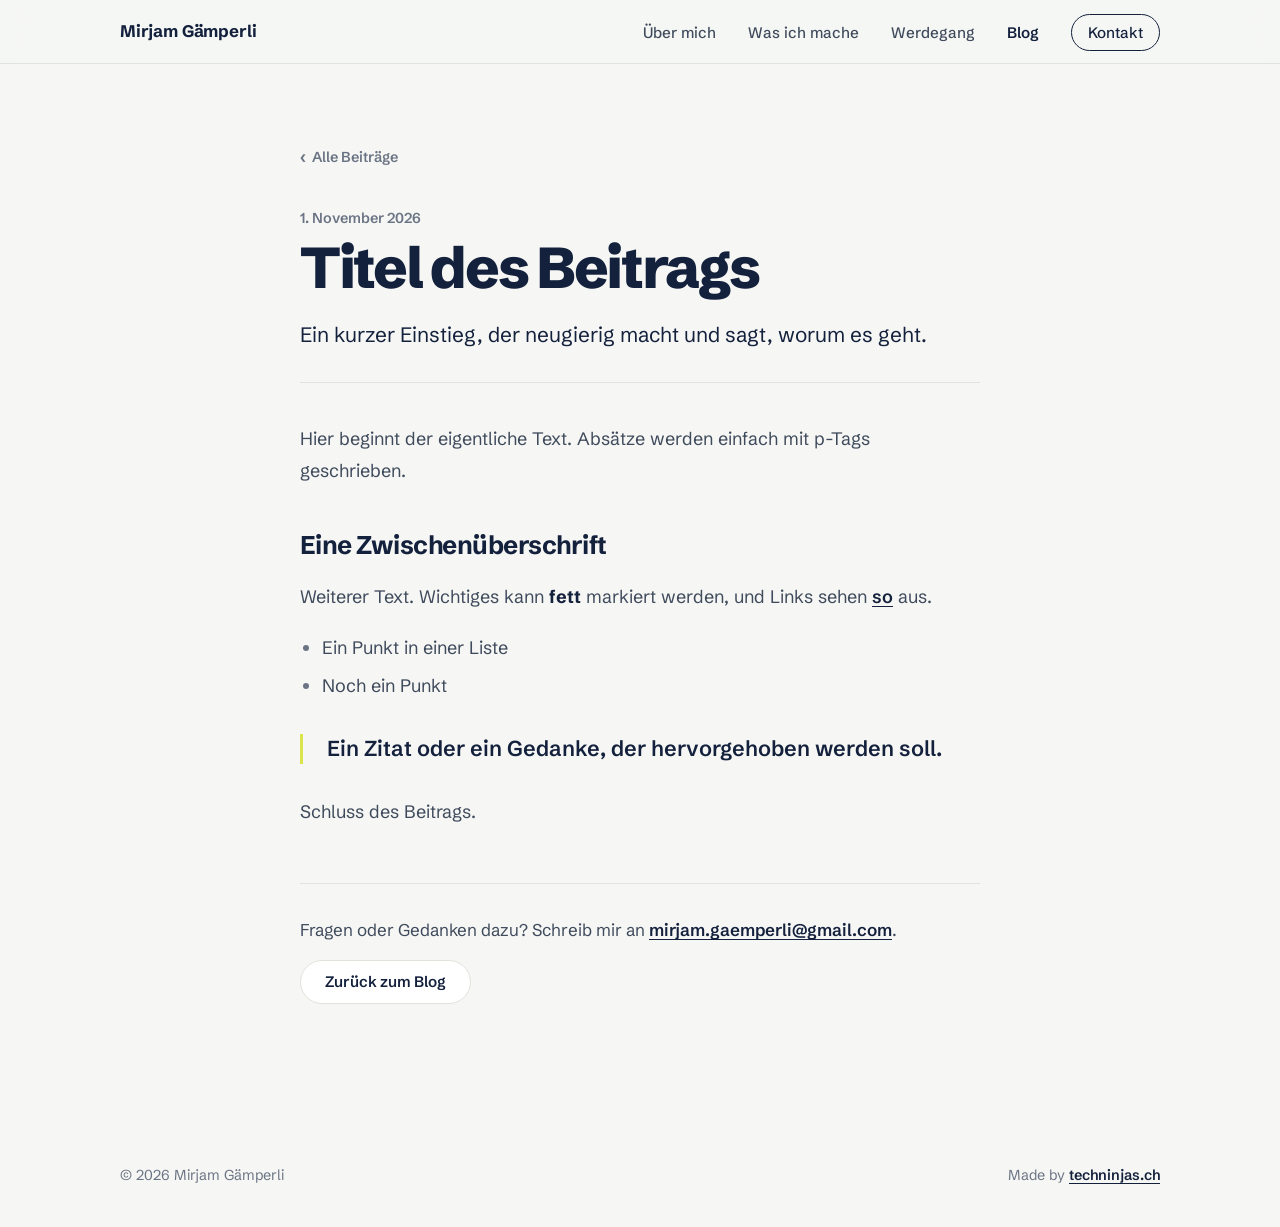
<file: blog/vorlage.html>
<!DOCTYPE html>
<html lang="de">
<head>
  <meta charset="UTF-8" />
  <meta name="viewport" content="width=device-width, initial-scale=1.0" />
  <!-- VORLAGE: Datei kopieren, umbenennen (z.B. mein-erster-beitrag.html) und die markierten Stellen ersetzen.
       Die Zeile "robots noindex" im neuen Beitrag löschen. -->
  <meta name="robots" content="noindex" />
  <title>Titel des Beitrags · Mirjam Gämperli</title>
  <meta name="description" content="Ein bis zwei Sätze, worum es im Beitrag geht." />
  <link rel="icon" href="/favicon.ico" sizes="any" />
  <link rel="icon" href="/favicon.svg" type="image/svg+xml" />
  <link rel="icon" href="/icon-192.png" type="image/png" sizes="192x192" />
  <link rel="apple-touch-icon" href="/apple-touch-icon.png" />
  <meta name="theme-color" content="#14213d" />
  <link rel="preconnect" href="https://fonts.googleapis.com" />
  <link rel="preconnect" href="https://fonts.gstatic.com" crossorigin />
  <link rel="stylesheet" href="https://fonts.googleapis.com/css2?family=Schibsted+Grotesk:wght@400;500;600;700;800&display=swap" />
  <link rel="stylesheet" href="/style.css" />
</head>
<body class="page-blog">

  <a class="skip" href="#inhalt">Zum Inhalt springen</a>

  <header class="nav" id="nav">
    <div class="nav-inner">
      <a class="nav-logo" href="/">Mirjam Gämperli</a>
      <nav aria-label="Hauptnavigation">
        <ul class="nav-links" id="navLinks">
          <li><a href="/#about">Über mich</a></li>
          <li><a href="/#what-i-do">Was ich mache</a></li>
          <li><a href="/#education">Werdegang</a></li>
          <li><a href="/blog/" aria-current="page">Blog</a></li>
          <li><a href="/#contact" class="nav-cta">Kontakt</a></li>
        </ul>
      </nav>
      <button class="nav-toggle" id="navToggle" aria-label="Menü öffnen" aria-expanded="false" aria-controls="navLinks">
        <span></span><span></span>
      </button>
    </div>
  </header>

  <main id="inhalt">
    <article class="post">
      <div class="container post-container">
        <a class="post-back" href="/blog/">Alle Beiträge</a>
        <header class="post-header">
          <time datetime="2026-11-01">1. November 2026</time>
          <h1>Titel des Beitrags</h1>
          <p class="post-lead">Ein kurzer Einstieg, der neugierig macht und sagt, worum es geht.</p>
        </header>

        <div class="post-body">
          <p>Hier beginnt der eigentliche Text. Absätze werden einfach mit p-Tags geschrieben.</p>

          <h2>Eine Zwischenüberschrift</h2>
          <p>Weiterer Text. Wichtiges kann <strong>fett</strong> markiert werden, und Links sehen <a href="https://techninjas.ch">so</a> aus.</p>

          <ul>
            <li>Ein Punkt in einer Liste</li>
            <li>Noch ein Punkt</li>
          </ul>

          <blockquote><p>Ein Zitat oder ein Gedanke, der hervorgehoben werden soll.</p></blockquote>

          <p>Schluss des Beitrags.</p>
        </div>

        <footer class="post-footer">
          <p>Fragen oder Gedanken dazu? Schreib mir an <a href="mailto:mirjam.gaemperli@gmail.com">mirjam.gaemperli@gmail.com</a>.</p>
          <a class="btn btn-ghost" href="/blog/">Zurück zum Blog</a>
        </footer>
      </div>
    </article>
  </main>

  <footer class="footer">
    <div class="container footer-inner">
      <span>© 2026 Mirjam Gämperli</span>
      <span>Made by <a href="https://techninjas.ch" target="_blank" rel="noopener noreferrer">techninjas.ch</a></span>
    </div>
  </footer>

  <script src="/script.js"></script>
</body>
</html>
</file>
<file: style.css>
/* ── Tokens ── */
:root {
  --paper:  #f6f7f4;   /* leicht kühles Off-White */
  --white:  #ffffff;
  --ink:    #14213d;   /* Marineblau, aus dem bisherigen Blau weiterentwickelt */
  --text:   #3f4a5c;
  --muted:  #6b7484;
  --line:   #e1e4dd;
  --ball:   #d9e54a;   /* Tennisball-Gelb, sparsam eingesetzt */
  --ball-ink: #4d5410;

  --font: 'Schibsted Grotesk', system-ui, -apple-system, sans-serif;

  --wrap: 1120px;
  --gutter: clamp(1rem, 5vw, 2.5rem);
  --section: clamp(4.5rem, 10vw, 8rem);
  --r-lg: 28px;
  --r-sm: 10px;
}

*, *::before, *::after { box-sizing: border-box; margin: 0; padding: 0; }

html { scroll-behavior: smooth; scroll-padding-top: 5rem; }

body {
  font-family: var(--font);
  background: var(--paper);
  color: var(--text);
  font-size: 1.0625rem;
  line-height: 1.6;
  -webkit-font-smoothing: antialiased;
  overflow-x: hidden;
}

img { max-width: 100%; display: block; }
a { color: inherit; }
ul { list-style: none; }

:focus-visible { outline: 2px solid var(--ink); outline-offset: 3px; border-radius: 4px; }

.skip {
  position: absolute; left: 1rem; top: -3rem;
  background: var(--ink); color: var(--white);
  padding: .5rem 1rem; border-radius: var(--r-sm);
  z-index: 200; text-decoration: none;
}
.skip:focus { top: 1rem; }

.container { max-width: var(--wrap); margin: 0 auto; padding: 0 var(--gutter); }

/* ── Buttons ── */
.btn {
  display: inline-flex; align-items: center; justify-content: center;
  padding: .85rem 1.5rem;
  border-radius: 999px;
  font: 600 .95rem/1 var(--font);
  text-decoration: none;
  transition: background-color .2s, color .2s, border-color .2s;
}
.btn-primary { background: var(--ink); color: var(--white); }
.btn-primary:hover { background: #24345a; }
.btn-ghost { border: 1.5px solid var(--line); color: var(--ink); background: var(--white); }
.btn-ghost:hover { border-color: var(--ink); }

/* ── Navigation ── */
.nav {
  position: fixed; inset: 0 0 auto 0; z-index: 100;
  transition: background-color .25s, box-shadow .25s;
}
.nav.scrolled {
  background: rgba(246, 247, 244, .9);
  backdrop-filter: blur(12px);
  -webkit-backdrop-filter: blur(12px);
  box-shadow: 0 1px 0 var(--line);
}
.nav-inner {
  max-width: var(--wrap); margin: 0 auto;
  padding: 1.1rem var(--gutter);
  display: flex; align-items: center; justify-content: space-between;
}
.nav-logo {
  font-weight: 700; font-size: 1.05rem; color: var(--ink);
  text-decoration: none; letter-spacing: -.01em;
}
.nav-links { display: flex; align-items: center; gap: 2rem; }
.nav-links a {
  font-size: .95rem; font-weight: 500; color: var(--text);
  text-decoration: none; transition: color .2s;
}
.nav-links a:hover { color: var(--ink); }
.nav-links .nav-cta {
  color: var(--ink); padding: .5rem 1rem;
  border: 1.5px solid var(--ink); border-radius: 999px;
}
.nav-links .nav-cta:hover { background: var(--ink); color: var(--white); }

.nav-toggle {
  display: none; background: none; border: 0; cursor: pointer;
  width: 40px; height: 40px; position: relative;
}
.nav-toggle span {
  position: absolute; left: 9px; right: 9px; height: 2px;
  background: var(--ink); border-radius: 2px; transition: transform .25s;
}
.nav-toggle span:first-child { top: 15px; }
.nav-toggle span:last-child  { top: 23px; }
.nav-toggle[aria-expanded="true"] span:first-child { transform: translateY(4px) rotate(45deg); }
.nav-toggle[aria-expanded="true"] span:last-child  { transform: translateY(-4px) rotate(-45deg); }

/* ── Hero ── */
.hero { padding: clamp(7.5rem, 14vw, 10rem) 0 var(--section); }
.hero-grid {
  display: grid;
  grid-template-columns: minmax(0, 1fr) minmax(0, 400px);
  gap: clamp(2.5rem, 6vw, 5rem);
  align-items: center;
}
.hero-hello { font-size: 1.1rem; font-weight: 500; color: var(--muted); margin-bottom: .75rem; }
.hero-name {
  font-size: clamp(3.4rem, 9vw, 7rem);
  font-weight: 800;
  line-height: .95;
  letter-spacing: -.045em;
  color: var(--ink);
}
.hero-tagline {
  max-width: 34ch;
  margin-top: 1.75rem;
  font-size: clamp(1.1rem, 1.6vw, 1.25rem);
  line-height: 1.55;
}
.hero-actions { display: flex; flex-wrap: wrap; gap: .75rem; margin-top: 2.25rem; }

.hero-photo-wrap { position: relative; }
.hero-photo {
  width: 100%; height: auto; aspect-ratio: 4 / 5; object-fit: cover; object-position: 50% 30%;
  border-radius: var(--r-lg);
  background: var(--line);
}
.hero-badge {
  position: absolute; left: 50%; bottom: 1rem; transform: translateX(-50%);
  width: max-content; max-width: calc(100% - 2rem);
  display: inline-flex; align-items: center; gap: .55rem;
  background: rgba(255, 255, 255, .94); color: var(--ink);
  backdrop-filter: blur(8px); -webkit-backdrop-filter: blur(8px);
  font-size: .82rem; font-weight: 600; line-height: 1.3;
  padding: .6rem .95rem .6rem .75rem;
  border-radius: 16px;
  box-shadow: 0 10px 30px -12px rgba(20, 33, 61, .35);
}
.ball {
  width: 14px; height: 14px; border-radius: 50%;
  background: var(--ball);
  box-shadow: inset 0 0 0 2px rgba(77, 84, 16, .25);
  flex: none;
}

/* Einmaliger Auftritt beim Laden */
@media (prefers-reduced-motion: no-preference) {
  .hero-content > *, .hero-photo-wrap { animation: rise .8s cubic-bezier(.2, .7, .2, 1) both; }
  .hero-name    { animation-delay: .05s !important; }
  .hero-tagline { animation-delay: .12s !important; }
  .hero-actions { animation-delay: .18s !important; }
  .hero-photo-wrap { animation-delay: .1s; }
  @keyframes rise { from { opacity: 0; transform: translateY(16px); } to { opacity: 1; transform: none; } }
}

/* ── Sections ── */
.section { padding: var(--section) 0; }
.section-title {
  font-size: clamp(2rem, 4.2vw, 3rem);
  font-weight: 700;
  line-height: 1.08;
  letter-spacing: -.03em;
  color: var(--ink);
  margin-bottom: clamp(2rem, 5vw, 3.5rem);
  max-width: 18ch;
}

/* ── About ── */
.about { background: var(--white); }
.about-grid {
  display: grid;
  grid-template-columns: 1fr 1fr;
  column-gap: clamp(2.5rem, 7vw, 6rem);
}
.about-grid .section-title { grid-column: 1 / -1; }
.about-text p { max-width: 58ch; }
.about-text p + p { margin-top: 1rem; }
.lead { font-size: 1.2rem; color: var(--ink); }

.facts {
  grid-column: 1 / -1;
  display: grid; grid-template-columns: repeat(3, 1fr); gap: 1rem;
  margin-top: clamp(3rem, 6vw, 4.5rem);
}
.fact {
  position: relative; overflow: hidden;
  padding: 1.5rem 1.5rem 1.6rem;
  border-radius: 24px;
  min-height: 13rem;
  display: flex; flex-direction: column;
}
.fact dt { display: flex; flex-direction: column; }
.fact-pre { font-size: .9rem; font-weight: 600; opacity: .8; }
.fact-num {
  font-size: clamp(3.5rem, 7vw, 5.5rem);
  font-weight: 800; line-height: 1; letter-spacing: -.055em;
  margin-top: .4rem;
}
.fact dd { margin-top: 1.25rem; font-size: .95rem; line-height: 1.4; max-width: 26ch; }
.fact--ink   { background: var(--ink); color: var(--white); }
.fact--ink dd { color: rgba(255,255,255,.72); }
.fact--ball  { background: var(--ball); color: #2c300a; }
.fact--paper { background: var(--paper); color: var(--ink); border: 1px solid var(--line); }
.fact--paper dd { color: var(--muted); }
/* Tennisball-Naht als dezentes Detail */
.fact--ball::after {
  content: ''; position: absolute; right: -70px; top: -70px;
  width: 170px; height: 170px; border-radius: 50%;
  border: 3px solid rgba(255,255,255,.75);
}
.fact--ball::before {
  content: ''; position: absolute; left: -110px; bottom: -130px;
  width: 170px; height: 170px; border-radius: 50%;
  border: 3px solid rgba(255,255,255,.75);
}
.fact > * { position: relative; z-index: 1; }

.quote {
  align-self: start;
  border-left: 3px solid var(--ball);
  padding: .25rem 0 .25rem clamp(1.25rem, 3vw, 2rem);
}
.quote p {
  font-size: clamp(1.5rem, 2.8vw, 2.1rem);
  font-weight: 600;
  line-height: 1.25;
  letter-spacing: -.02em;
  color: var(--ink);
}

/* ── Was ich mache ── */
.world {
  display: grid;
  grid-template-columns: repeat(3, 1fr);
  border-top: 1px solid var(--line);
}
.world-item {
  padding: 2rem clamp(1rem, 2.5vw, 2rem) 2.25rem 0;
  border-bottom: 1px solid var(--line);
}
.world-item:not(:nth-child(3n + 1)) {
  padding-left: clamp(1rem, 2.5vw, 2rem);
  border-left: 1px solid var(--line);
}
.world-item {
  display: grid; grid-template-columns: auto 1fr;
  column-gap: .85rem; align-content: start; align-items: center;
}
.world-item > p, .world-item > .tags { grid-column: 1 / -1; }
.world-item > p { margin-top: 1rem; }
.world-icon {
  display: inline-grid; place-items: center;
  width: 52px; height: 52px;
  border-radius: 16px;
  background: var(--ink); color: var(--ball);
  transition: background-color .2s, color .2s;
}
.world-icon .icon { width: 30px; height: 30px; stroke-width: 2; }
.world-item:hover .world-icon { background: var(--ball); color: var(--ink); }
.timeline-content > p a { color: var(--ink); font-weight: 600; text-underline-offset: 3px; }
.world-item h3 {
  font-size: 1.25rem; font-weight: 700; letter-spacing: -.015em;
  color: var(--ink); line-height: 1.25;
}
.world-item p { font-size: .98rem; }
.tags { display: flex; flex-wrap: wrap; gap: .4rem; margin-top: 1.1rem; }
.tags li {
  font-size: .8rem; font-weight: 500; color: var(--ink);
  background: var(--white); border: 1px solid var(--line);
  padding: .25rem .65rem; border-radius: 999px;
}

/* ── Werdegang ── */
.education { background: var(--white); }
.werdegang-grid {
  display: grid; grid-template-columns: 1fr 1fr;
  gap: clamp(2.5rem, 6vw, 5rem);
}
.werdegang-col-title {
  font-size: 1.1rem; font-weight: 700; color: var(--ink);
  padding-bottom: 1rem; margin-bottom: 1.75rem;
  border-bottom: 1px solid var(--line);
}
.timeline { position: relative; }
.timeline::before {
  content: ''; position: absolute;
  left: 6.25rem; top: .5rem; bottom: .5rem;
  width: 1px; background: var(--line);
}
.timeline-item {
  position: relative;
  display: grid; grid-template-columns: 6.25rem 1fr;
  padding-bottom: 2rem;
}
.timeline-item:last-child { padding-bottom: 0; }
.timeline-item::before {
  content: ''; position: absolute;
  left: calc(6.25rem - 4px); top: .45rem;
  width: 9px; height: 9px; border-radius: 50%;
  background: var(--white); border: 2px solid var(--ink);
}
.timeline-item:has(.timeline-badge--current)::before {
  background: var(--ball); border-color: var(--ball-ink);
  width: 13px; height: 13px; left: calc(6.25rem - 6px); top: .3rem;
}
.timeline-year {
  font-size: .85rem; font-weight: 600; color: var(--muted);
  padding-right: 1rem; line-height: 1.5; padding-top: .05rem;
}
.timeline-content { padding-left: 1.5rem; }
.timeline-content h3 {
  font-size: 1.08rem; font-weight: 700; color: var(--ink);
  line-height: 1.3; letter-spacing: -.01em;
}
.timeline-content > p { font-size: .95rem; color: var(--muted); margin-top: .15rem; }
.timeline-badge {
  display: inline-block; margin-top: .6rem; margin-right: .5rem;
  font-size: .75rem; font-weight: 600; color: var(--text);
  background: var(--paper); border: 1px solid var(--line);
  padding: .15rem .6rem; border-radius: 999px;
}
.timeline-badge--current { background: var(--ball); border-color: var(--ball); color: var(--ball-ink); }
.cert-link {
  font-size: .85rem; font-weight: 600; color: var(--ink);
  text-underline-offset: 3px;
}
.cert-link:hover { text-decoration-thickness: 2px; }

.timeline-details { margin-top: .6rem; }
.timeline-details summary {
  cursor: pointer; font-size: .85rem; font-weight: 600; color: var(--ink);
  list-style: none; display: inline-flex; align-items: center; gap: .35rem;
}
.timeline-details summary::-webkit-details-marker { display: none; }
.timeline-details summary::before {
  content: '+'; display: inline-grid; place-items: center;
  width: 18px; height: 18px; border-radius: 50%;
  border: 1.5px solid currentColor; font-size: .8rem; line-height: 1;
  transition: transform .2s;
}
.timeline-details[open] summary::before { content: '–'; }
.timeline-details p { font-size: .95rem; margin-top: .5rem; max-width: 52ch; }

/* ── Kontakt ── */
.contact { text-align: left; }
.contact-inner { border-top: 1px solid var(--line); padding-top: var(--section); }
.contact-text { max-width: 46ch; font-size: 1.15rem; margin-top: -1.5rem; }
.contact-links {
  display: grid; grid-template-columns: repeat(2, minmax(0, 1fr)); gap: .75rem;
  margin-top: 2.5rem; max-width: 760px;
}
.contact-links a {
  display: flex; align-items: center; gap: 1rem;
  padding: 1rem 1.1rem; border-radius: 18px;
  background: var(--white); border: 1px solid var(--line);
  text-decoration: none; color: var(--text);
  transition: border-color .2s, transform .2s;
}
.contact-links a:hover { border-color: var(--ink); }
.contact-links li:last-child:nth-child(odd) { grid-column: 1 / -1; }
.contact-icon {
  flex: none; display: grid; place-items: center;
  width: 44px; height: 44px; border-radius: 13px;
  background: var(--ink); color: var(--ball);
  transition: background-color .2s, color .2s;
}
.contact-icon svg { width: 22px; height: 22px; }
.contact-links a:hover .contact-icon { background: var(--ball); color: var(--ink); }
.contact-label { display: flex; flex-direction: column; min-width: 0; }
.contact-label strong { color: var(--ink); font-size: 1rem; }
.contact-label span { font-size: .9rem; color: var(--muted); overflow-wrap: anywhere; }
section.contact { padding-top: 0; }

/* ── Footer ── */
.footer { padding: 2rem 0 2.5rem; font-size: .9rem; color: var(--muted); }
.footer-inner { display: flex; justify-content: space-between; gap: 1rem; flex-wrap: wrap; }
.footer a { color: var(--ink); font-weight: 600; text-underline-offset: 3px; }

/* ── Blog ── */
.page-blog .nav { background: rgba(246, 247, 244, .9); backdrop-filter: blur(12px); -webkit-backdrop-filter: blur(12px); box-shadow: 0 1px 0 var(--line); }
.nav-links a[aria-current="page"] { color: var(--ink); font-weight: 600; }

.blog-head { padding: clamp(8rem, 14vw, 10rem) 0 clamp(2.5rem, 5vw, 3.5rem); }
.blog-title {
  font-size: clamp(3.2rem, 8vw, 6rem); font-weight: 800;
  line-height: .95; letter-spacing: -.045em; color: var(--ink);
}
.blog-intro { max-width: 46ch; margin-top: 1.25rem; font-size: clamp(1.1rem, 1.6vw, 1.25rem); }

.blog-list-wrap { padding-bottom: var(--section); }
.post-list { border-top: 1px solid var(--line); }
.post-card a {
  display: grid; grid-template-columns: 11rem 1fr; column-gap: 2rem;
  padding: 2rem 0; border-bottom: 1px solid var(--line);
  text-decoration: none; color: inherit;
}
.post-card time { font-size: .9rem; font-weight: 600; color: var(--muted); padding-top: .3rem; grid-row: span 3; }
.post-card h2 {
  font-size: clamp(1.4rem, 2.6vw, 1.9rem); font-weight: 700;
  letter-spacing: -.025em; line-height: 1.15; color: var(--ink);
}
.post-card p { margin-top: .5rem; max-width: 60ch; }
.post-more {
  margin-top: .9rem; justify-self: start;
  font-size: .9rem; font-weight: 600; color: var(--ink);
  background-image: linear-gradient(var(--ball), var(--ball));
  background-size: 100% .35em; background-position: 0 90%; background-repeat: no-repeat;
  transition: background-size .2s;
}
.post-card a:hover .post-more { background-size: 100% .9em; }
.post-card a:hover h2 { text-decoration: underline; text-decoration-thickness: 2px; text-underline-offset: 4px; }

.blog-empty {
  display: flex; align-items: center; gap: 1rem;
  padding: 2.5rem 0; color: var(--text);
}
.blog-empty strong { color: var(--ink); }

/* Einzelner Beitrag */
.post { padding: clamp(7.5rem, 12vw, 9rem) 0 var(--section); }
.post-container { max-width: 760px; }
.post-back {
  display: inline-flex; align-items: center; gap: .4rem;
  font-size: .9rem; font-weight: 600; color: var(--muted); text-decoration: none;
}
.post-back::before { content: '‹'; font-size: 1.2rem; line-height: 1; }
.post-back:hover { color: var(--ink); }
.post-header { margin: 2rem 0 2.5rem; padding-bottom: 2rem; border-bottom: 1px solid var(--line); }
.post-header time { font-size: .9rem; font-weight: 600; color: var(--muted); }
.post-header h1 {
  margin-top: .5rem;
  font-size: clamp(2.3rem, 5.5vw, 3.6rem); font-weight: 800;
  line-height: 1.05; letter-spacing: -.04em; color: var(--ink);
}
.post-lead { margin-top: 1.25rem; font-size: clamp(1.15rem, 2vw, 1.3rem); color: var(--ink); line-height: 1.5; }

.post-body { font-size: 1.125rem; line-height: 1.75; }
.post-body > * + * { margin-top: 1.25rem; }
.post-body h2 {
  margin-top: 2.75rem; font-size: 1.6rem; font-weight: 700;
  letter-spacing: -.02em; line-height: 1.2; color: var(--ink);
}
.post-body h3 { margin-top: 2rem; font-size: 1.25rem; font-weight: 700; color: var(--ink); }
.post-body a { color: var(--ink); font-weight: 600; text-underline-offset: 3px; }
.post-body strong { color: var(--ink); }
.post-body ul, .post-body ol { padding-left: 1.4rem; }
.post-body ul { list-style: disc; }
.post-body ol { list-style: decimal; }
.post-body li + li { margin-top: .4rem; }
.post-body li::marker { color: var(--muted); }
.post-body blockquote {
  margin: 2rem 0; padding-left: 1.5rem; border-left: 3px solid var(--ball);
  font-size: 1.35rem; font-weight: 600; line-height: 1.4; color: var(--ink);
}
.post-body img { border-radius: 18px; margin: 2rem 0; }

.post-footer {
  margin-top: 3.5rem; padding-top: 2rem; border-top: 1px solid var(--line);
  display: flex; flex-wrap: wrap; align-items: center; justify-content: space-between; gap: 1rem;
}
.post-footer a:not(.btn) { color: var(--ink); font-weight: 600; text-underline-offset: 3px; }

/* ── Responsive ── */
@media (max-width: 900px) {
  .hero-grid { grid-template-columns: 1fr; }
  .hero-photo-wrap { order: -1; max-width: 420px; }
  .hero-photo { aspect-ratio: 1 / 1; }
  .about-grid { grid-template-columns: 1fr; row-gap: 3rem; }
  .facts { margin-top: 0; }
  .world { grid-template-columns: 1fr 1fr; }
  .world-item:not(:nth-child(3n + 1)) { padding-left: 0; border-left: 0; }
  .world-item:nth-child(2n) { padding-left: clamp(1rem, 2.5vw, 2rem); border-left: 1px solid var(--line); }
  .werdegang-grid { grid-template-columns: 1fr; }
}

@media (max-width: 720px) {
  .nav-toggle { display: block; }
  .nav-links {
    display: none;
    position: absolute; top: 100%; left: var(--gutter); right: var(--gutter);
    flex-direction: column; align-items: stretch; gap: 0;
    background: var(--white); border: 1px solid var(--line); border-radius: 16px;
    padding: .5rem; box-shadow: 0 16px 40px -20px rgba(20, 33, 61, .3);
  }
  .nav-links.open { display: flex; }
  .nav-links a { display: block; padding: .8rem 1rem; }
  .nav-links .nav-cta { border: 0; }
  .nav.menu-open { background: var(--paper); }
}

@media (max-width: 560px) {
  .contact-links { grid-template-columns: 1fr; }
  .post-card a { grid-template-columns: 1fr; }
  .post-card time { grid-row: auto; padding: 0 0 .4rem; }
  .hero { padding-top: 6rem; }
  .hero-photo-wrap { max-width: none; }
  .world { grid-template-columns: 1fr; }
  .world-item, .world-item:nth-child(2n) { padding-left: 0; border-left: 0; }
  .facts { grid-template-columns: 1fr; }
  .fact { min-height: 0; }
  .timeline::before { left: 4.5rem; }
  .timeline-item { grid-template-columns: 4.5rem 1fr; }
  .timeline-item::before { left: calc(4.5rem - 4px); }
  .timeline-item:has(.timeline-badge--current)::before { left: calc(4.5rem - 6px); }
  .timeline-content { padding-left: 1.1rem; }
  .timeline-year { font-size: .8rem; }
}

@media (prefers-reduced-motion: reduce) {
  html { scroll-behavior: auto; }
  * { transition: none !important; }
}
</file>
